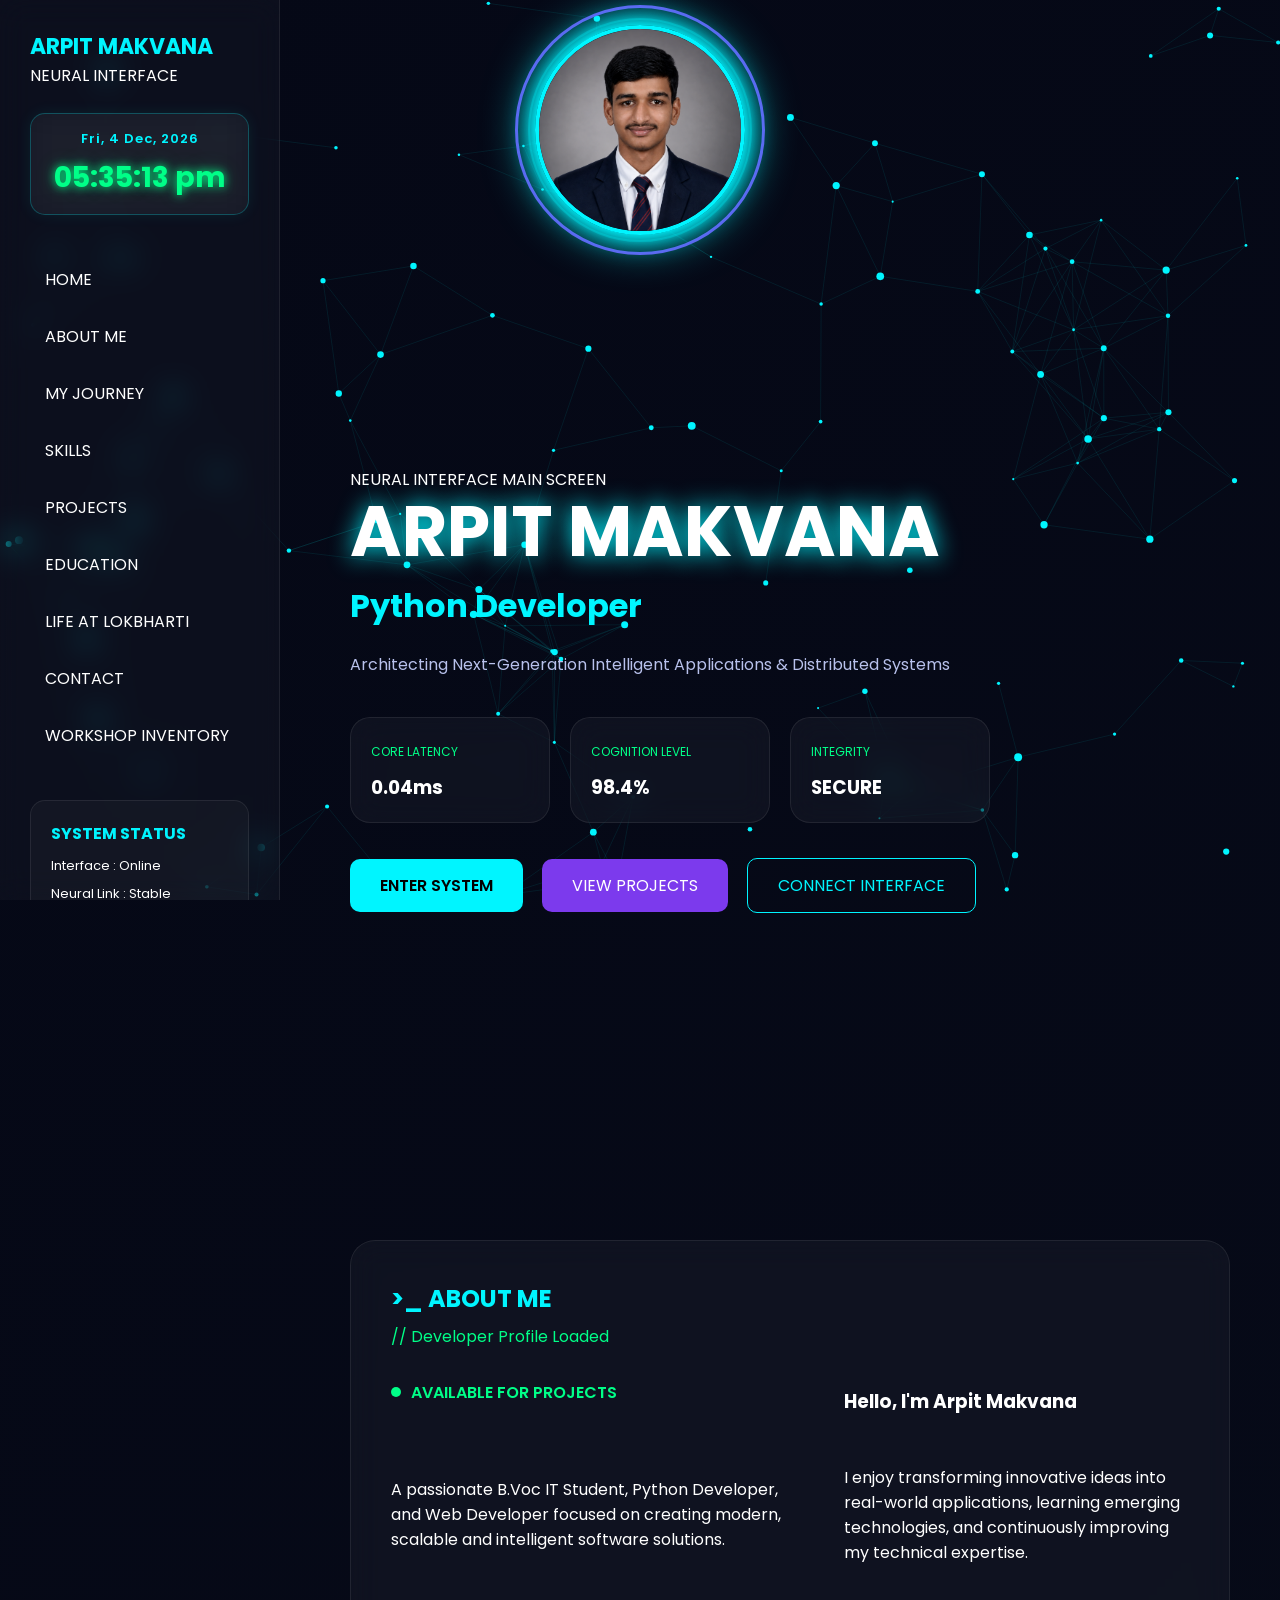
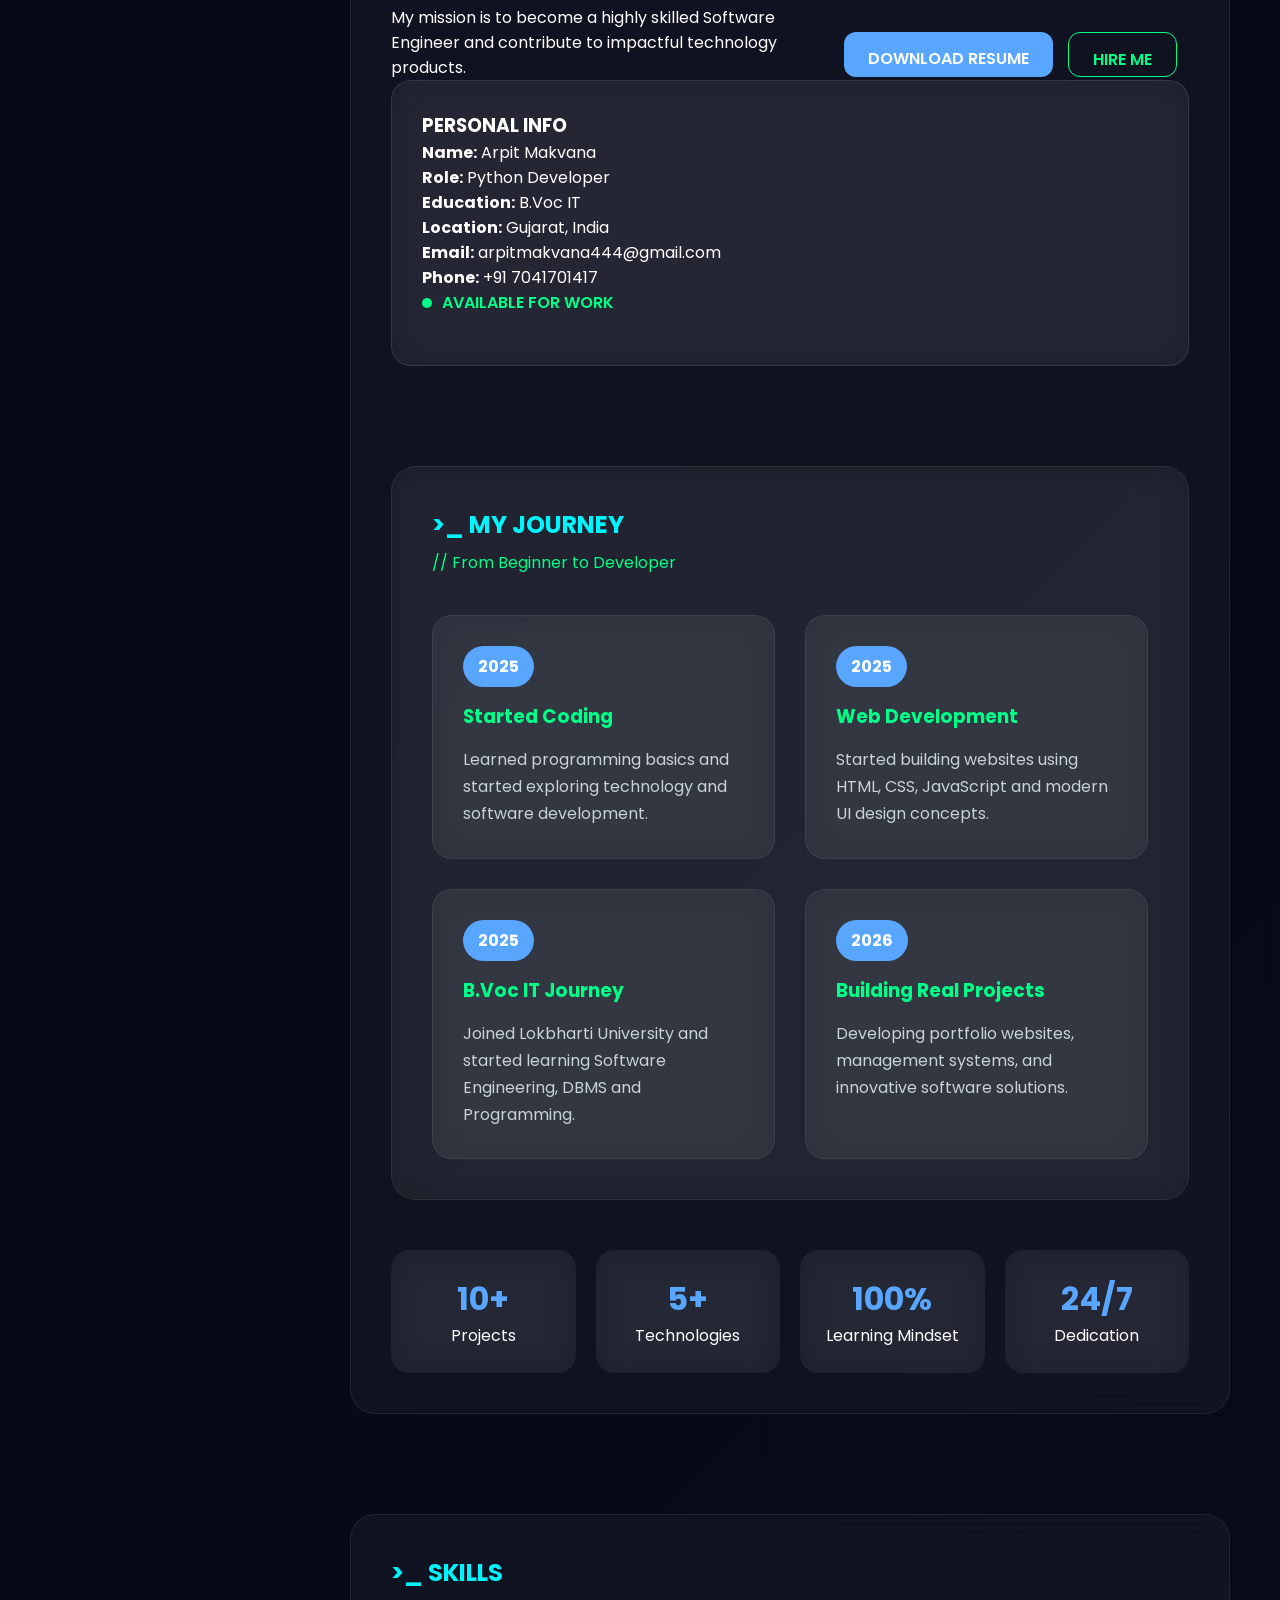
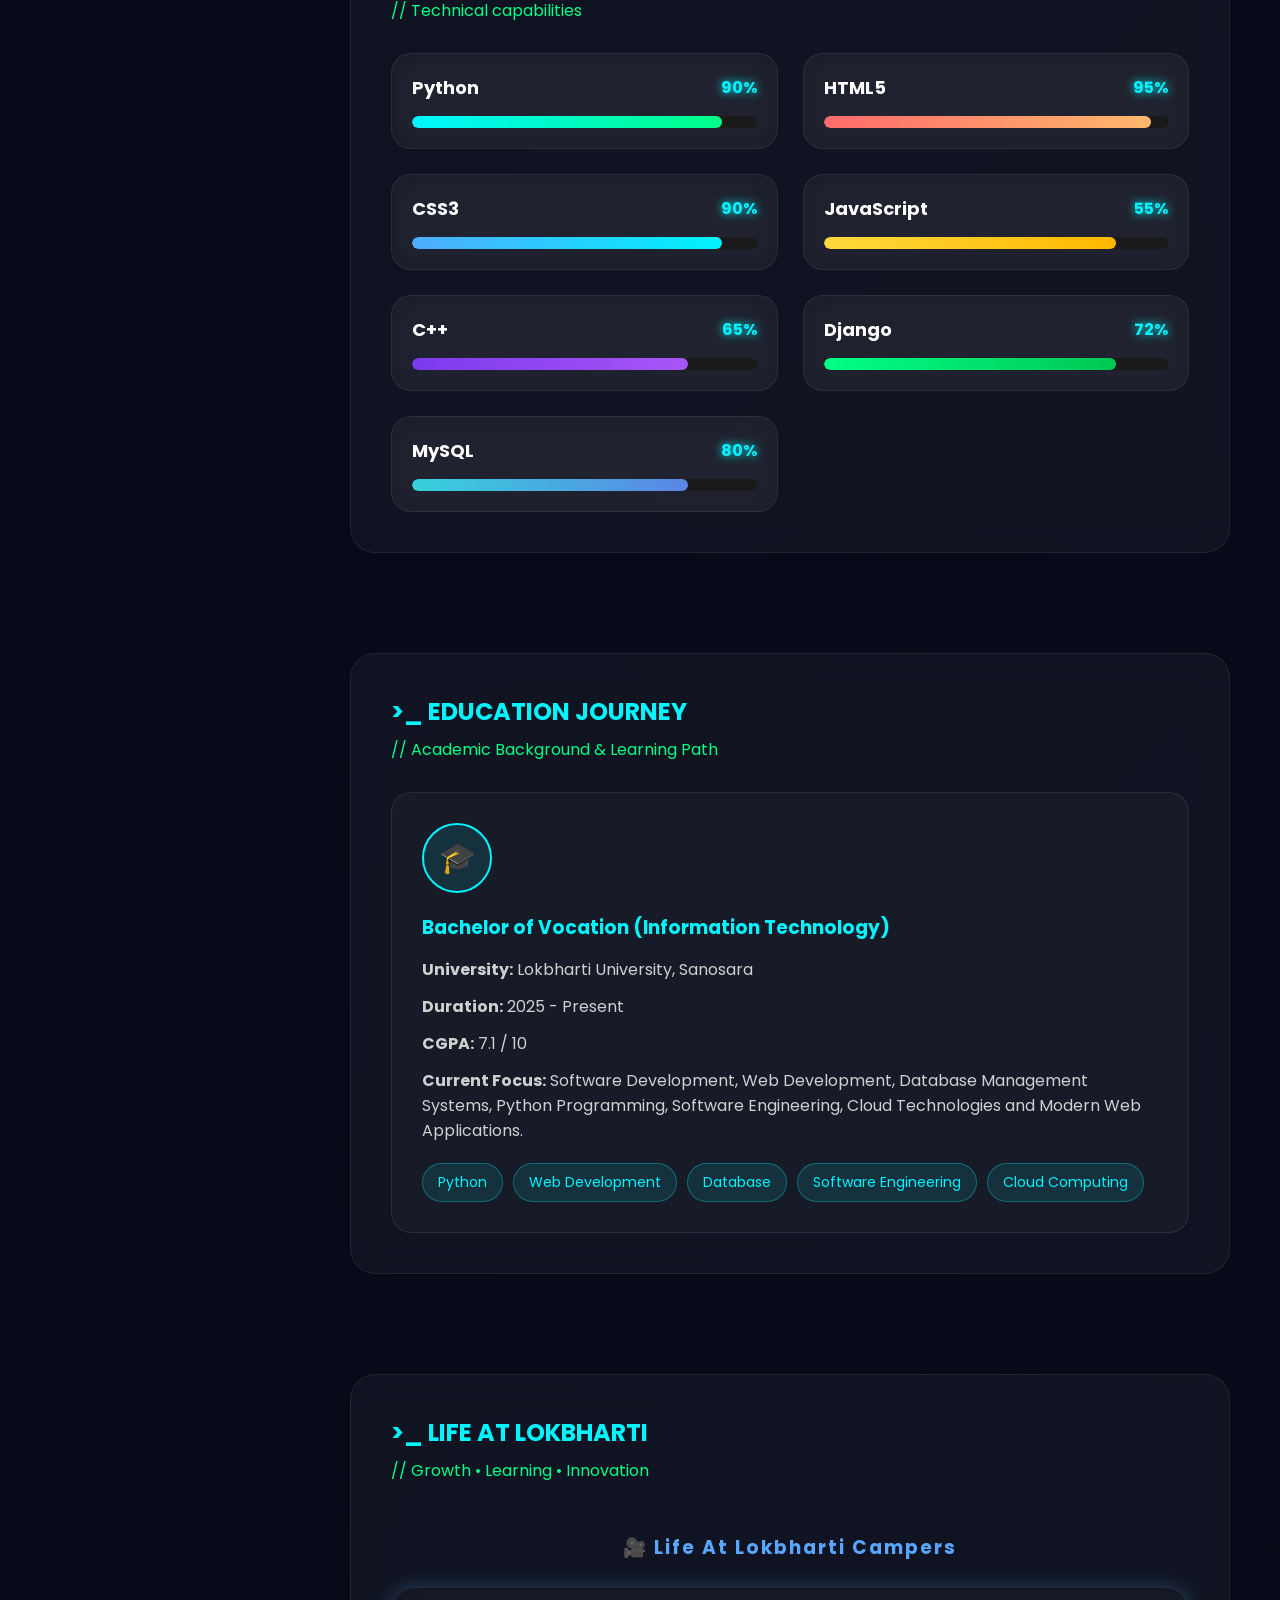
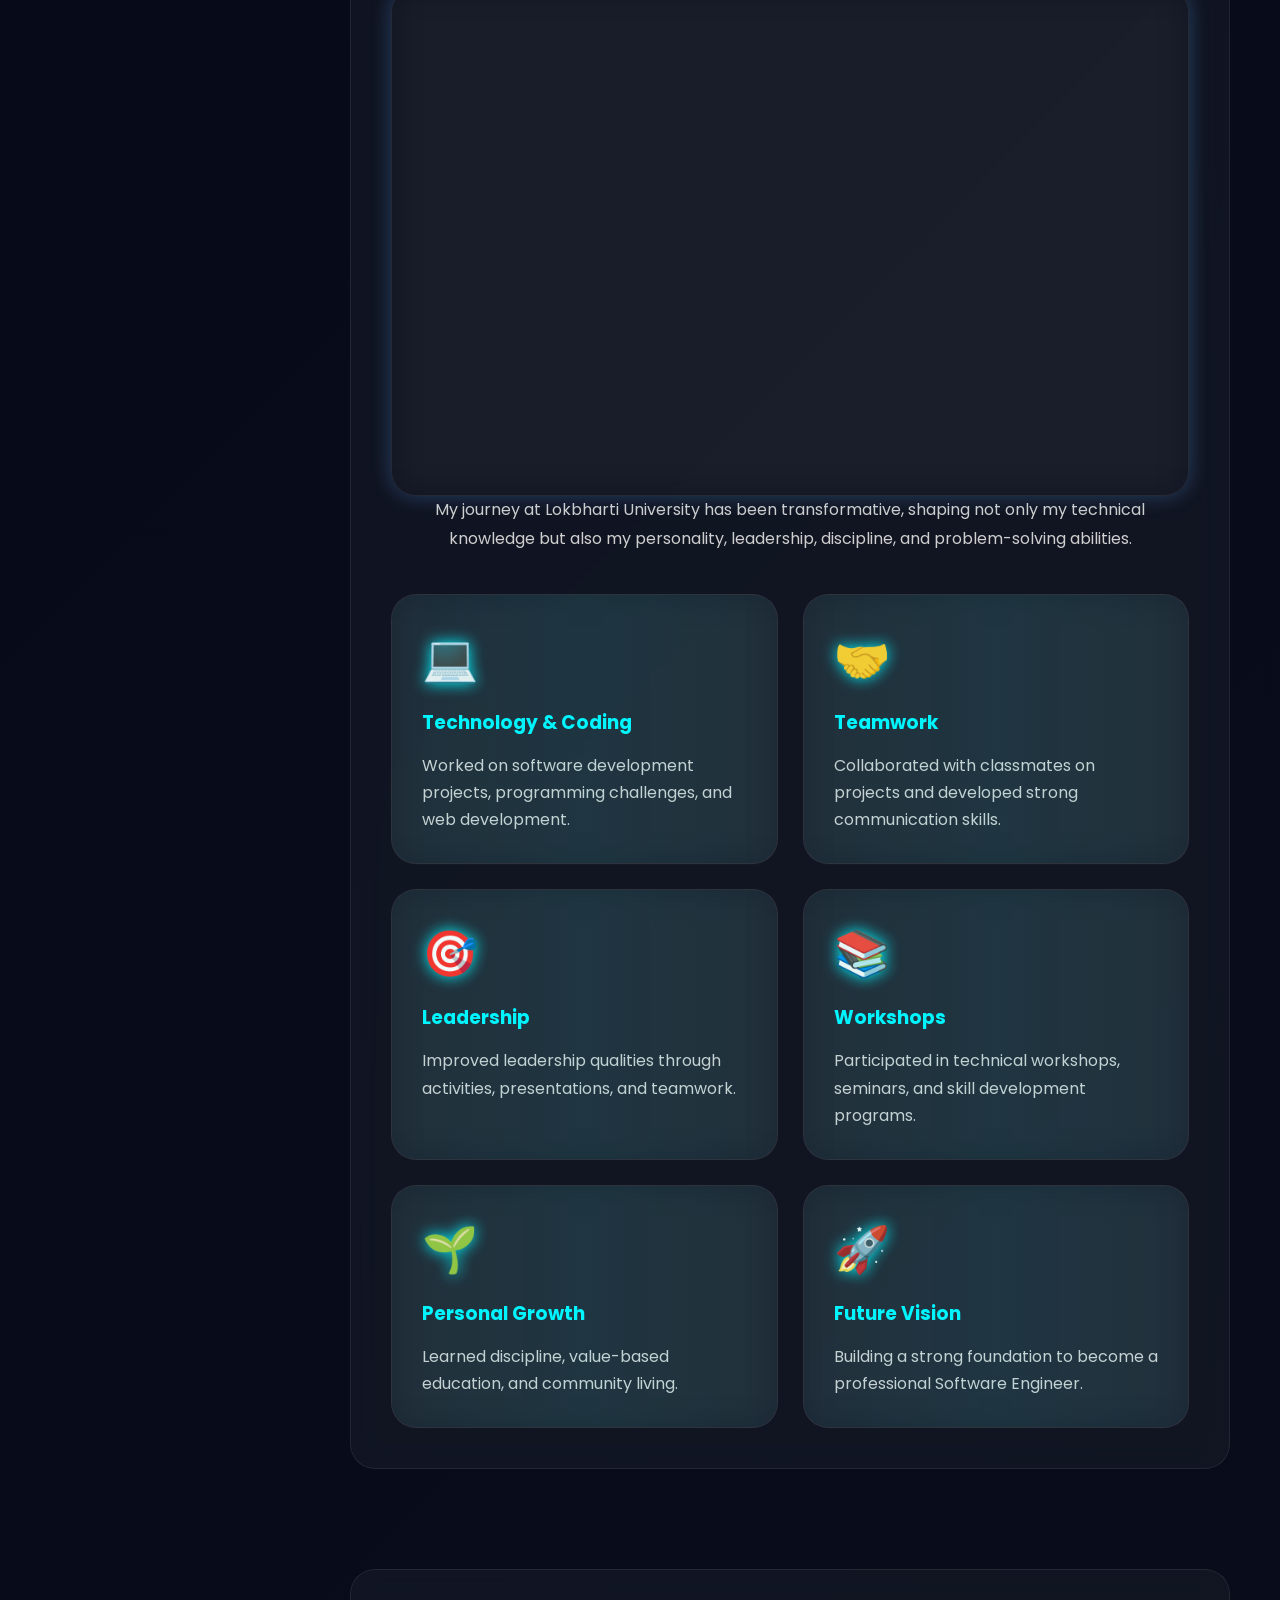
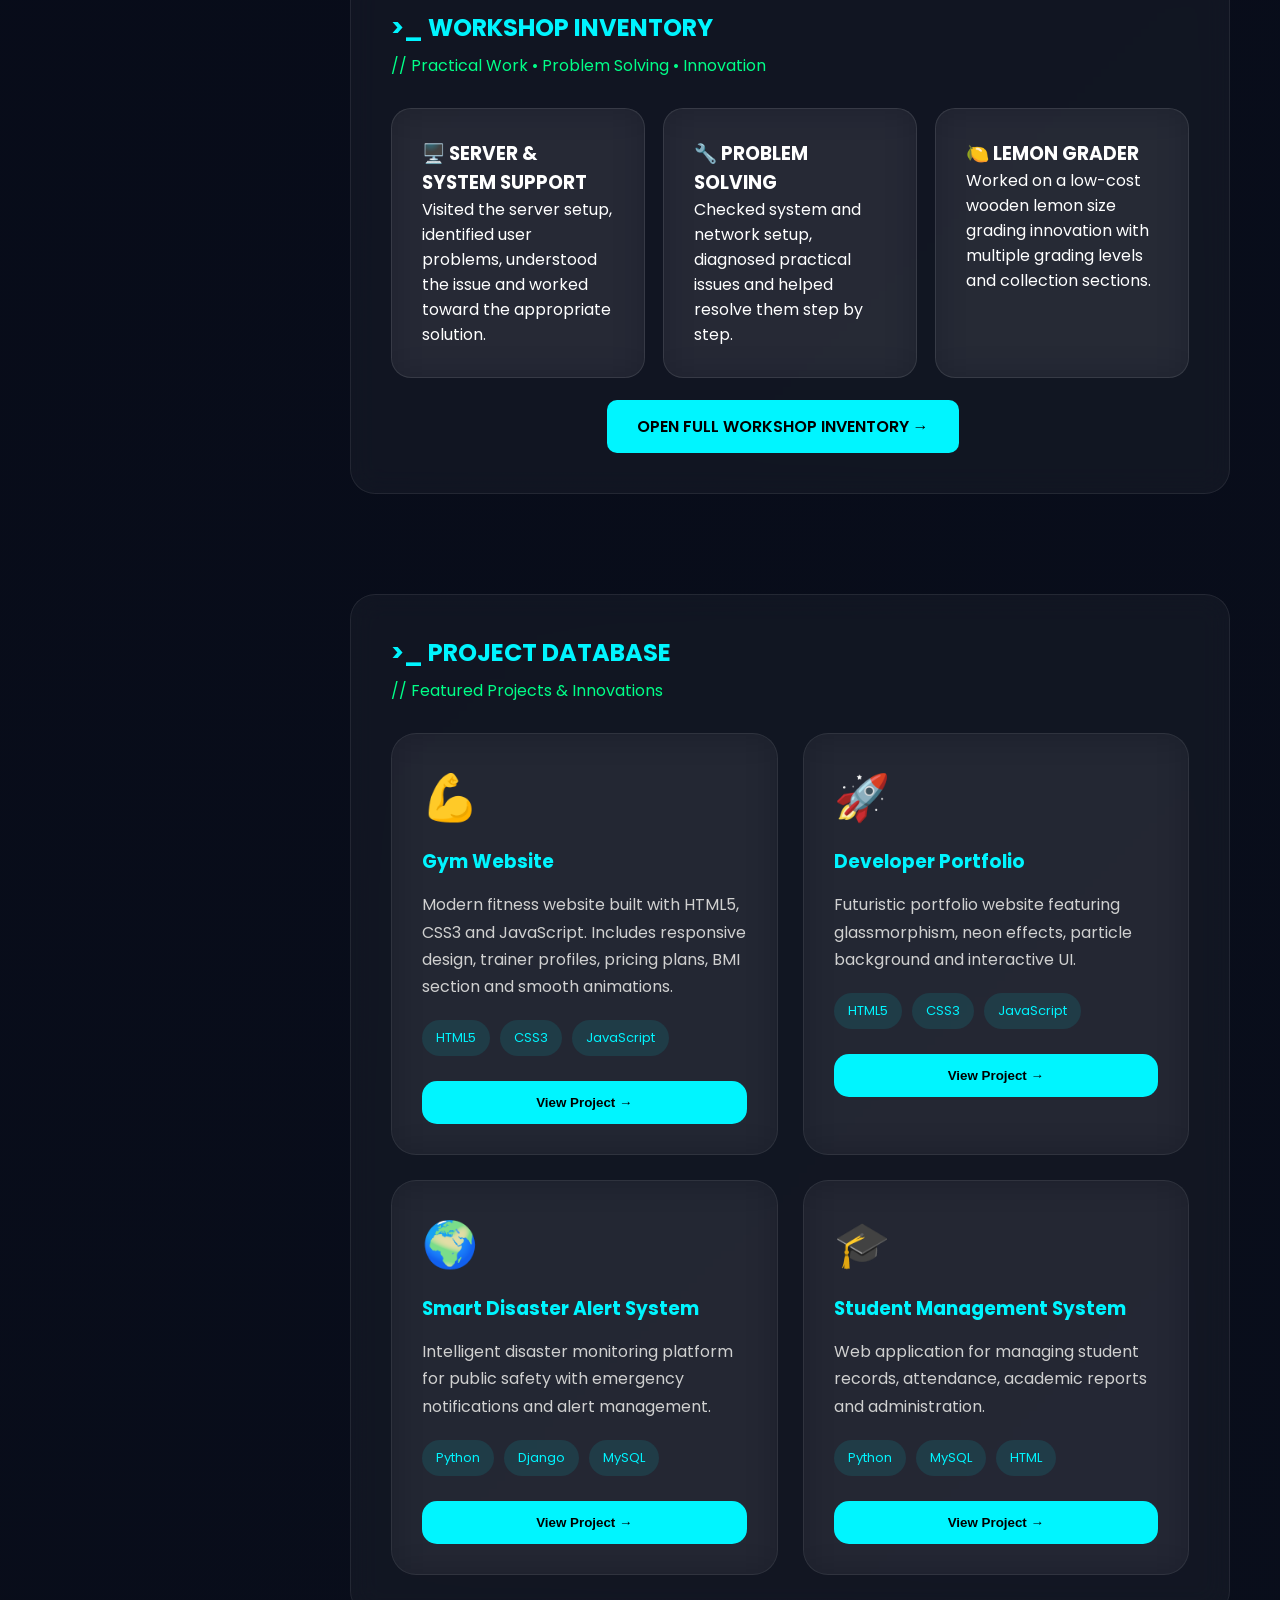
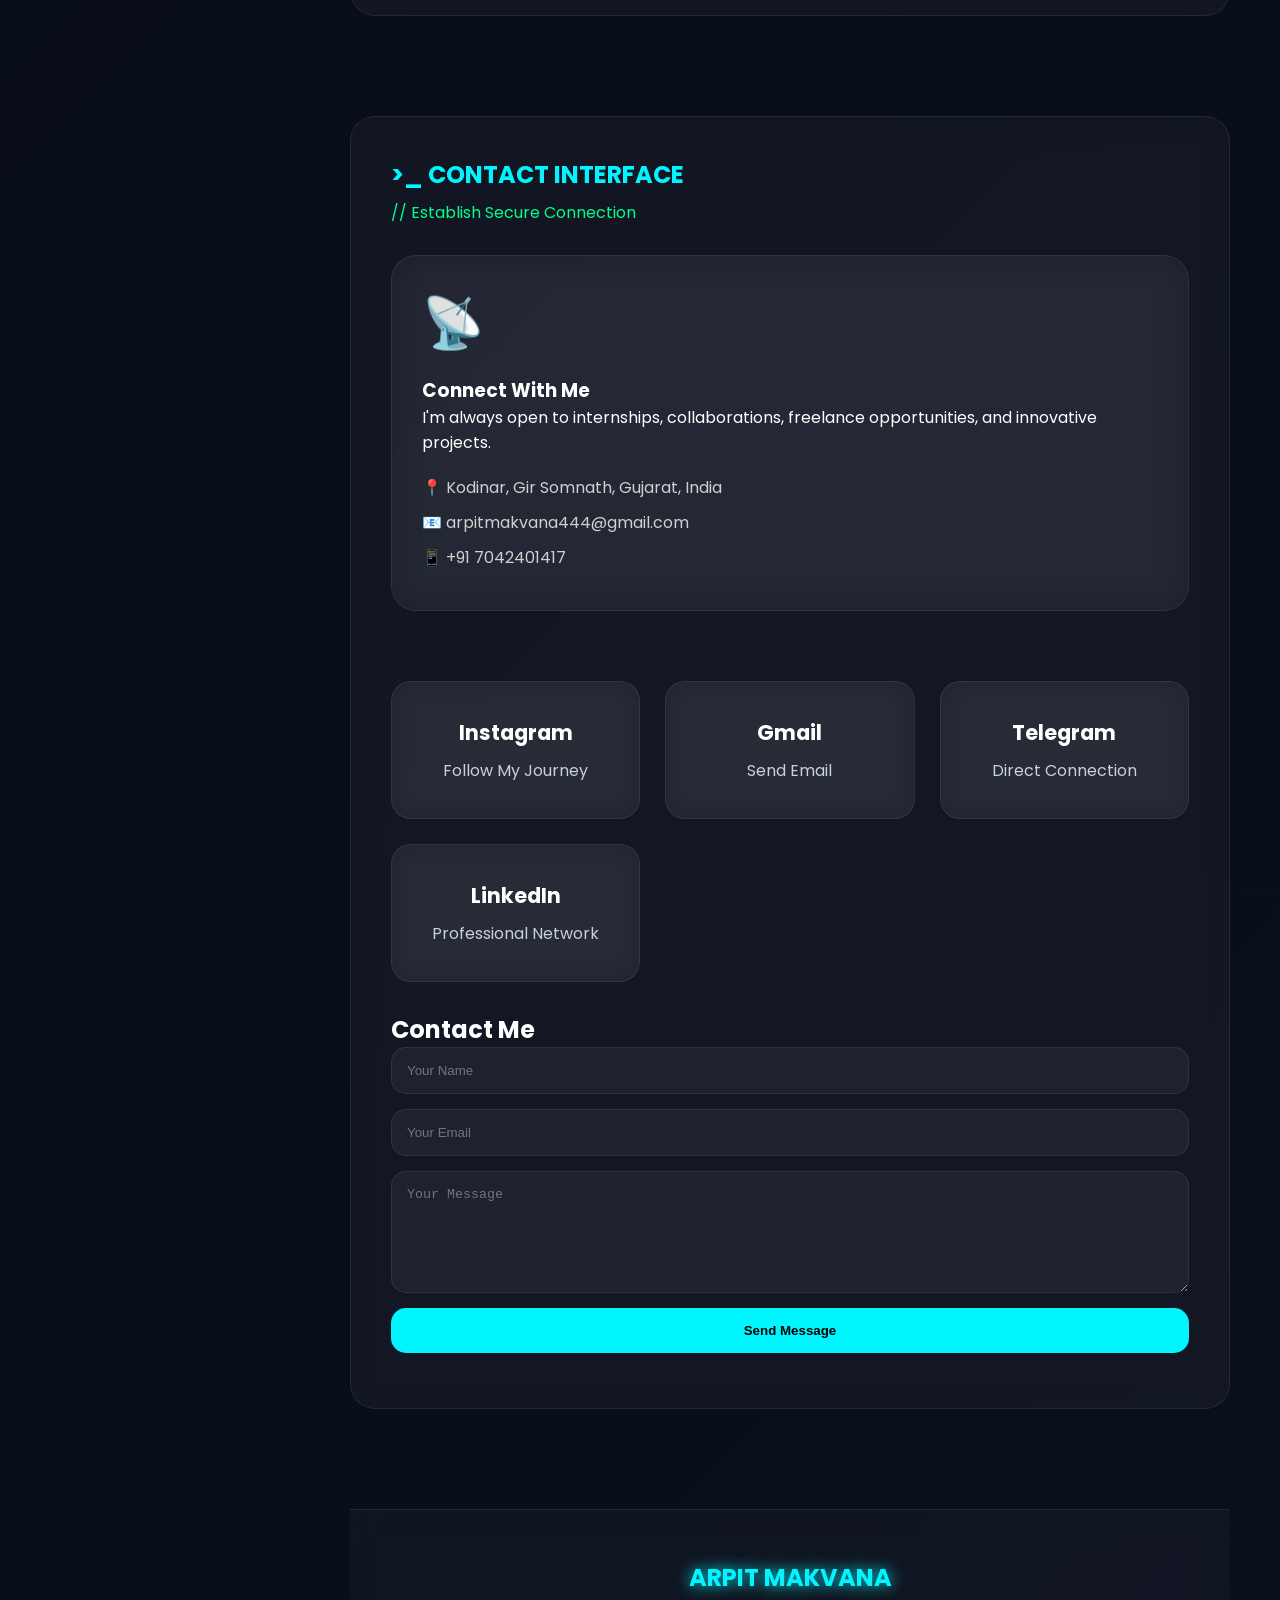
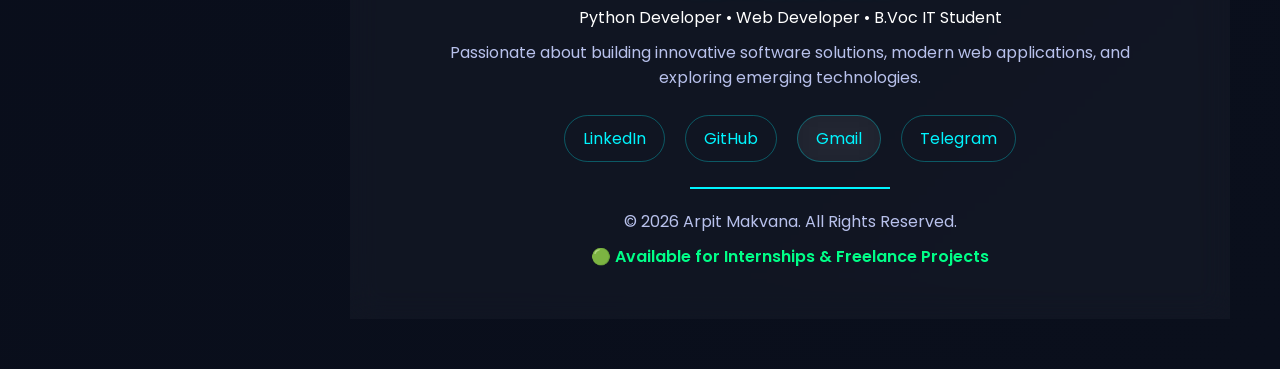
<file: index.html>
<!DOCTYPE html>
<html lang="en">
<head>
    <meta charset="UTF-8">
    <meta name="viewport" content="width=device-width, initial-scale=1.0">
    <title>Arpit Makvana | Portfolio</title>

    <link rel="stylesheet" href="style.css">
</head>

<body>
    <button class="menu-toggle" id="menu-toggle">
        ☰
    </button>

    <!-- Particle Background -->
    <canvas id="particles"></canvas>

    <!-- Sidebar -->
    <aside class="sidebar">

       <div class="logo">
    <h2>ARPIT MAKVANA</h2>
    <span>NEURAL INTERFACE</span>
</div>

<!-- DATE TIME WIDGET -->
<div class="datetime-widget">
    <div id="live-date"></div>
    <div id="live-time"></div>
</div>
<div class="mobile-datetime">
    <div id="live-date"></div>
    <div id="live-time"></div>
</div>
        

        <nav>

            <a href="#home">HOME</a>

            <a href="#about">ABOUT ME</a>

            <a href="#journey">MY JOURNEY</a>

            <a href="#skills">SKILLS</a>

            <a href="#projects">PROJECTS</a>

            <a href="#education">EDUCATION</a>

            <a href="#lokbharti">LIFE AT LOKBHARTI</a>

            <a href="#contact">CONTACT</a>

        </nav>

        <div class="status-box">

            <h4>SYSTEM STATUS</h4>

            <p>Interface : Online</p>

            <p>Neural Link : Stable</p>

            <p>System Health : Optimal</p>

            <p>Response Time : 0.04ms</p>

        </div>

    </aside>
</div>
    <div class="hero-profile">

    <div class="profile-ring"></div>

    <img
        src="ChatGPT Image Jun 16, 2026, 03_51_43 PM.png"
        alt="Arpit Makvana"
        class="profile-image"
    >

</div>

    <!-- Main Content -->
    <main class="main-content">

        <!-- HERO SECTION -->
        <section id="home" class="hero">

            <p class="mini-title">
                NEURAL INTERFACE MAIN SCREEN
            </p>

            <h1>
                ARPIT MAKVANA
            </h1>

            <h2 class="typing-text"></h2>

            <p class="hero-desc">
                Architecting Next-Generation Intelligent Applications &
                Distributed Systems
            </p>

            <div class="hero-stats">

                <div class="stat-card">
                    <span>CORE LATENCY</span>
                    <h3>0.04ms</h3>
                </div>

                <div class="stat-card">
                    <span>COGNITION LEVEL</span>
                    <h3>98.4%</h3>
                </div>

                <div class="stat-card">
                    <span>INTEGRITY</span>
                    <h3>SECURE</h3>
                </div>

            </div>
            

            <div class="hero-buttons">

                <a href="#about" class="btn primary-btn">
                    ENTER SYSTEM
                </a>

                <a href="#projects" class="btn secondary-btn">
                    VIEW PROJECTS
                </a>

                <a href="#contact" class="btn outline-btn">
                    CONNECT INTERFACE
                </a>

            </div>

        </section>

        <!-- ABOUT SECTION -->
         <section id="about" class="glass-card about-section">
            <div class="section-title">
                <h2>>_ ABOUT ME</h2>
                <span>// Developer Profile Loaded</span>
            </div>            
            <div class="about-grid">
                <div class="about-left">        
                    <div class="status-live">
                        <span class="live-dot"></span>
                        AVAILABLE FOR PROJECTS
                    </div>
                </div>
                <h3>Hello, I'm Arpit Makvana</h3>
                <p>
                    A passionate <span class="highlight">B.Voc IT Student</span>,
                    <span class="highlight">Python Developer</span>,
                    and <span class="highlight">Web Developer</span>
                    focused on creating modern, scalable and intelligent software solutions.
                </p>
                <p>
                I enjoy transforming innovative ideas into real-world applications,
                learning emerging technologies, and continuously improving my technical expertise.
            </p>
            <p>
                My mission is to become a highly skilled Software Engineer and contribute
                to impactful technology products.
            </p>

            <div class="about-buttons">

                <a href="resume.pdf" class="resume-btn">
                    DOWNLOAD RESUME
                </a>

                <a href="#contact" class="contact-btn">
                    HIRE ME
                </a>

            </div>

        </div>

        <div class="about-right">

            <div class="info-card">

                <h3>PERSONAL INFO</h3>

                <p><strong>Name:</strong> Arpit Makvana</p>
                <p><strong>Role:</strong> Python Developer</p>
                <p><strong>Education:</strong> B.Voc IT</p>
                <p><strong>Location:</strong> Gujarat, India</p>
                <p><strong>Email:</strong> arpitmakvana444@gmail.com</p>
                <p><strong>Phone:</strong> +91 7041701417</p>

                <div class="availability">
                    <span class="live-dot"></span>
                    AVAILABLE NOW
                </div>

            </div>
            

        </div>

    </div>
    <section id="journey" class="glass-card">
        <div class="section-title">
            <h2>>_ MY JOURNEY</h2>
            <span>// From Beginner to Developer</span>
        </div>
        <div class="journey-timeline">            
            <div class="journey-card">
                <div class="journey-year">2025</div>
                <h3>Started Coding</h3>
                <p>
                    Learned programming basics and started exploring
                    technology and software development.
                </p>
            </div>
            <div class="journey-card">
                <div class="journey-year">2025</div>
                <h3>Web Development</h3>
                <p>
                    Started building websites using HTML, CSS,
                    JavaScript and modern UI design concepts.
                </p>
            </div>
            <div class="journey-card">
                <div class="journey-year">2025</div>
                <h3>B.Voc IT Journey</h3>
                <p>
                    Joined Lokbharti University and started learning
                    Software Engineering, DBMS and Programming.
                </p>
            </div>
            <div class="journey-card">
                <div class="journey-year">2026</div>
                <h3>Building Real Projects</h3>
                <p>
                    Developing portfolio websites, management systems,
                    and innovative software solutions.
                </p>
            </div>
        </div>
    </section>

    

    <div class="stats-container">

        <div class="stat-box">
            <h2>10+</h2>
            <p>Projects</p>
        </div>

        <div class="stat-box">
            <h2>5+</h2>
            <p>Technologies</p>
        </div>

        <div class="stat-box">
            <h2>100%</h2>
            <p>Learning Mindset</p>
        </div>

        <div class="stat-box">
            <h2>24/7</h2>
            <p>Dedication</p>
        </div>

    </div>

</section>
<section id="skills" class="glass-card">

    <div class="section-title">
        <h2>>_ SKILLS </h2>
        <span>// Technical capabilities</span>
    </div>

<div class="skills-grid">

    <div class="skill-card">
        <div class="skill-header">
            <h3>Python</h3>
            <span class="skill-percent">90%</span>
        </div>

        <div class="skill-bar">
            <div class="skill-progress python"></div>
        </div>
    </div>

    <div class="skill-card">
        <div class="skill-header">
            <h3>HTML5</h3>
            <span class="skill-percent">95%</span>
        </div>

        <div class="skill-bar">
            <div class="skill-progress html"></div>
        </div>
    </div>

    <div class="skill-card">
        <div class="skill-header">
            <h3>CSS3</h3>
            <span class="skill-percent">90%</span>
        </div>

        <div class="skill-bar">
            <div class="skill-progress css"></div>
        </div>
    </div>

    <div class="skill-card">
        <div class="skill-header">
            <h3>JavaScript</h3>
            <span class="skill-percent">55%</span>
        </div>

        <div class="skill-bar">
            <div class="skill-progress js"></div>
        </div>
    </div>

    <div class="skill-card">
        <div class="skill-header">
            <h3>C++</h3>
            <span class="skill-percent">65%</span>
        </div>

        <div class="skill-bar">
            <div class="skill-progress cpp"></div>
        </div>
    </div>

    <div class="skill-card">
        <div class="skill-header">
            <h3>Django</h3>
            <span class="skill-percent">72%</span>
        </div>

        <div class="skill-bar">
            <div class="skill-progress django"></div>
        </div>
    </div>

    <div class="skill-card">
        <div class="skill-header">
            <h3>MySQL</h3>
            <span class="skill-percent">80%</span>
        </div>

        <div class="skill-bar">
            <div class="skill-progress mysql"></div>
        </div>
    </div>

</div>

</section>
<section id="education" class="glass-card">

    <div class="section-title">
        <h2>>_ EDUCATION JOURNEY</h2>
        <span>// Academic Background & Learning Path</span>
    </div>

    <div class="education-card">

        <div class="edu-badge">
            🎓
        </div>

        <h3>Bachelor of Vocation (Information Technology)</h3>

        <p>
            <strong>University:</strong>
            Lokbharti University, Sanosara
        </p>

        <p>
            <strong>Duration:</strong>
            2025 - Present
            <p><strong>CGPA:</strong> 7.1 / 10</p>
        </p>

        <p>
            <strong>Current Focus:</strong>
            Software Development, Web Development,
            Database Management Systems,
            Python Programming, Software Engineering,
            Cloud Technologies and Modern Web Applications.
        </p>

        <div class="education-tags">

            <span>Python</span>

            <span>Web Development</span>

            <span>Database</span>

            <span>Software Engineering</span>

            <span>Cloud Computing</span>

        </div>

    </div>

</section>

</section>

<!-- ========================= -->
<!-- LIFE AT LOKBHARTI -->
<!-- ========================= -->

<section id="lokbharti" class="glass-card">
    <div class="section-title">
        <h2> >_ LIFE AT LOKBHARTI </h2>
        <span>  // Growth • Learning • Innovation  </span>
    </div>
    <!-- ========================= -->
     <!-- LOKBHARTI VIDEO -->
      <!-- ========================= -->
    <div class="lok-video-container">
        <h3 class="video-title">
            🎥 Life At Lokbharti Campers
        </h3>
        <div class="video-frame">
            <iframe
               src="https://www.youtube.com/embed/nIEythhVSnk"title="Life At Lokbharti Campers "
               allowfullscreen>
            </iframe>
        </div>
    </div>
    <div class="lokbharti-intro">

        <p>
            My journey at Lokbharti University has been transformative,
            shaping not only my technical knowledge but also my personality,
            leadership, discipline, and problem-solving abilities.
        </p>

    </div>


    <div class="lokbharti-grid">

        <div class="lok-card">
            <div class="card-icon">💻</div>
            <h3>Technology & Coding</h3>
            <p>
                Worked on software development projects,
                programming challenges, and web development.
            </p>
        </div>

        <div class="lok-card">
            <div class="card-icon">🤝</div>
            <h3>Teamwork</h3>
            <p>
                Collaborated with classmates on projects and
                developed strong communication skills.
            </p>
        </div>

        <div class="lok-card">
            <div class="card-icon">🎯</div>
            <h3>Leadership</h3>
            <p>
                Improved leadership qualities through
                activities, presentations, and teamwork.
            </p>
        </div>

        <div class="lok-card">
            <div class="card-icon">📚</div>
            <h3>Workshops</h3>
            <p>
                Participated in technical workshops,
                seminars, and skill development programs.
            </p>
        </div>

        <div class="lok-card">
            <div class="card-icon">🌱</div>
            <h3>Personal Growth</h3>
            <p>
                Learned discipline, value-based education,
                and community living.
            </p>
        </div>

        <div class="lok-card">
            <div class="card-icon">🚀</div>
            <h3>Future Vision</h3>
            <p>
                Building a strong foundation to become
                a professional Software Engineer.
            </p>
        </div>
    </div>
</section>

<section id="projects" class="glass-card">

<div class="section-title">
    <h2>>_ PROJECT DATABASE</h2>
    <span>// Featured Projects & Innovations</span>
</div>

<div class="projects-grid">

    <div class="project-card">

        <div class="project-icon">💪</div>

        <h3>Gym Website</h3>

        <p>
            Modern fitness website built with HTML5, CSS3 and JavaScript.
            Includes responsive design, trainer profiles, pricing plans,
            BMI section and smooth animations.
        </p>

        <div class="tech-stack">
            <span>HTML5</span>
            <span>CSS3</span>
            <span>JavaScript</span>
        </div>

        <button class="project-btn">
            View Project →
        </button>

    </div>

    <div class="project-card">

        <div class="project-icon">🚀</div>

        <h3>Developer Portfolio</h3>

        <p>
            Futuristic portfolio website featuring glassmorphism,
            neon effects, particle background and interactive UI.
        </p>

        <div class="tech-stack">
            <span>HTML5</span>
            <span>CSS3</span>
            <span>JavaScript</span>
        </div>

        <button class="project-btn">
            View Project →
        </button>

    </div>

    <div class="project-card">

        <div class="project-icon">🌍</div>

        <h3>Smart Disaster Alert System</h3>

        <p>
            Intelligent disaster monitoring platform for public safety
            with emergency notifications and alert management.
        </p>

        <div class="tech-stack">
            <span>Python</span>
            <span>Django</span>
            <span>MySQL</span>
        </div>

        <button class="project-btn">
            View Project →
        </button>

    </div>

    <div class="project-card">

        <div class="project-icon">🎓</div>

        <h3>Student Management System</h3>

        <p>
            Web application for managing student records,
            attendance, academic reports and administration.
        </p>

        <div class="tech-stack">
            <span>Python</span>
            <span>MySQL</span>
            <span>HTML</span>
        </div>

        <button class="project-btn">
            View Project →
        </button>

    </div>

</div>

</section>


</section>

<!-- ========================= -->
<!-- CONTACT SECTION -->
<!-- ========================= -->
<section id="contact" class="glass-card">

    <div class="section-title">
        <h2>>_ CONTACT INTERFACE</h2>
        <span>// Establish Secure Connection</span>
    </div>

    <div class="contact-container">

        <div class="contact-info-card">

            <div class="contact-icon">📡</div>

            <h3>Connect With Me</h3>

            <p>
                I'm always open to internships, collaborations,
                freelance opportunities, and innovative projects.
            </p>

            <div class="contact-details">

                <p>📍 Kodinar, Gir Somnath, Gujarat, India</p>

                <p>📧 arpitmakvana444@gmail.com</p>

                <p>📱 +91 7042401417</p>

            </div>

        </div>

        <div class="social-grid">

            <a href="https://www.instagram.com/arpit_makvana_01"
               target="_blank"
               class="social-card instagram">

                <h3>Instagram</h3>
                <p>Follow My Journey</p>

            </a>

            <a href="https://mail.google.com/mail/?view=cm&fs=1&to=arpitmakvana444@gmail.com"
               target="_blank"
               class="social-card gmail">

             <h3>Gmail</h3>
             <p>Send Email</p>

            </a>

            <a href="https://t.me/arpitmakvana"
               target="_blank"
               class="social-card telegram">

                <h3>Telegram</h3>
                <p>Direct Connection</p>

            </a>

            <a href="https://www.linkedin.com/"
               target="_blank"
               class="social-card linkedin">

                <h3>LinkedIn</h3>
                <p>Professional Network</p>

            </a>

        </div>
        <section id="contact">
            <h2>Contact Me</h2>
            <form id="contact-form" class="contact-form">
                <input
                type="text"
                name="from_name"   
                placeholder="Your Name"
                required
                >
                <input
                type="email"
                name="from_email"
                placeholder="Your Email"
                required
                >
                <textarea
                name="message"
                rows="6"
                placeholder="Your Message"
                required
                ></textarea>
                <button type="submit">
                    Send Message
                </button>
                <p id="form-status"></p>
            </form>
        </section>
    </div>

</section>

<footer class="footer">

    <div class="footer-content">

        <h2>ARPIT MAKVANA</h2>

        <p class="footer-role">
            Python Developer • Web Developer • B.Voc IT Student
        </p>

        <p class="footer-desc">
            Passionate about building innovative software solutions,
            modern web applications, and exploring emerging technologies.
        </p>

        <div class="footer-social">

            <a href="https://www.linkedin.com/in/arpit-makvana-900620384?utm_source=share&utm_campaign=share_via&utm_content=profile&utm_medium=android_app" target="_blank">
                LinkedIn
            </a>

            <a href="https://github.com/arpitmakvana58-source/Arpit" target="_blank">
                GitHub
            </a>
            <a href="https://mail.google.com/mail/?view=cm&fs=1&to=arpitmakvana444@gmail.com"
              target="_blank"
              class="social-card gmail">
              Gmail
            </a>



            <a href="https://t.me/arpitmakvana" target="_blank">
                Telegram
            </a>

        </div>

        <div class="footer-line"></div>

        <p class="footer-copy">
            © 2026 Arpit Makvana. All Rights Reserved.
        </p>

        <p class="footer-status">
            🟢 Available for Internships & Freelance Projects
        </p>

    </div>

</footer>

</main>

    </main>

    <script src="script.js"></script>

</body>
</html>
</file>
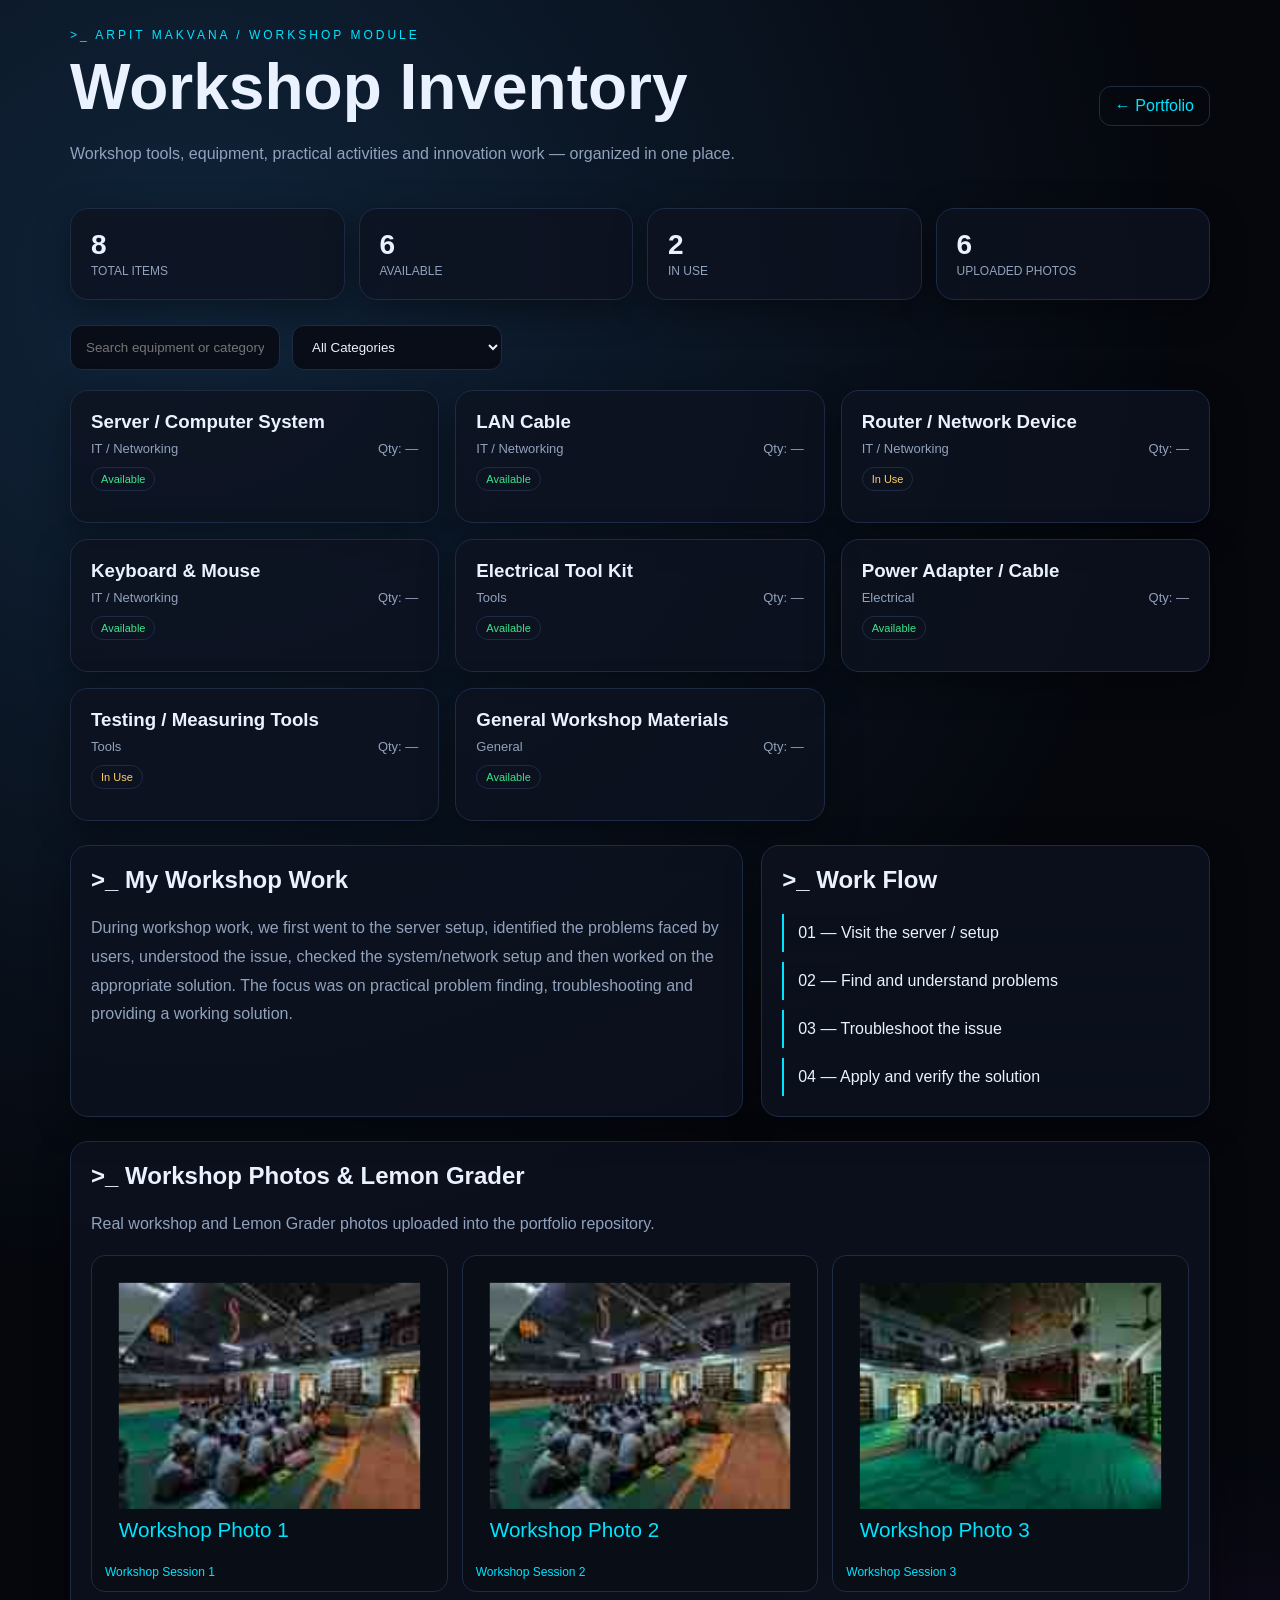
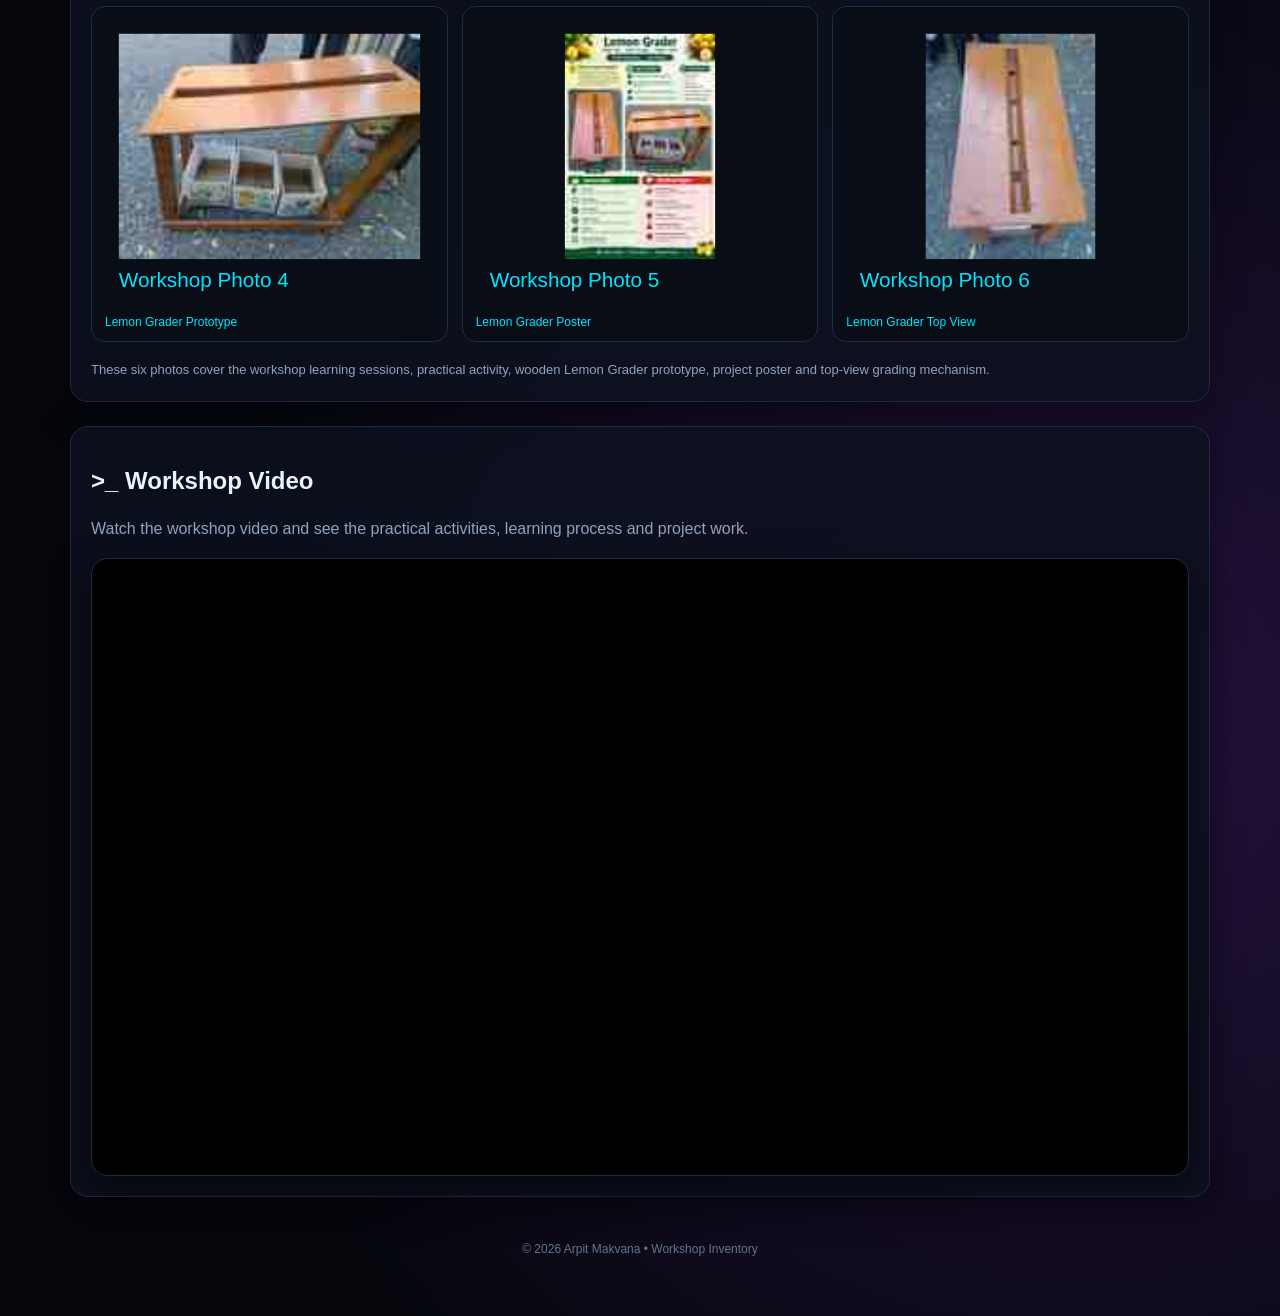
<file: workshop-inventory.html>
<!DOCTYPE html>
<html lang="en"><head><meta charset="UTF-8"><meta name="viewport" content="width=device-width,initial-scale=1.0"><title>Workshop Inventory | Arpit Makvana</title><style>
:root{--bg:#05070d;--card:rgba(13,18,31,.82);--line:#1d2b45;--text:#eaf2ff;--muted:#91a2bd;--accent:#00e5ff;--accent2:#8b5cf6;--ok:#39e58c;--warn:#ffd166}*{box-sizing:border-box}body{margin:0;background:radial-gradient(circle at 15% 10%,#10243a,transparent 35%),radial-gradient(circle at 85% 80%,#24113d,transparent 35%),var(--bg);color:var(--text);font-family:Arial,sans-serif}.wrap{max-width:1180px;margin:auto;padding:28px 20px 60px}.top{display:flex;justify-content:space-between;gap:20px;align-items:center;margin-bottom:25px}.back{color:var(--accent);text-decoration:none;border:1px solid var(--line);padding:10px 15px;border-radius:12px}.eyebrow{color:var(--accent);letter-spacing:3px;font-size:12px}.title{font-size:clamp(34px,6vw,64px);margin:8px 0}.sub{color:var(--muted);max-width:760px;line-height:1.7}.stats{display:grid;grid-template-columns:repeat(4,1fr);gap:14px;margin:25px 0}.stat,.panel,.item{background:var(--card);border:1px solid var(--line);border-radius:18px;padding:20px;box-shadow:0 10px 35px #0006}.stat b{font-size:28px;display:block}.stat span{color:var(--muted);font-size:12px}.toolbar{display:flex;gap:12px;flex-wrap:wrap;margin:20px 0}.toolbar input,.toolbar select{background:#080d17;color:var(--text);border:1px solid var(--line);padding:13px 15px;border-radius:12px;outline:none;min-width:210px}.grid{display:grid;grid-template-columns:repeat(3,1fr);gap:16px}.item h3{margin:0 0 8px}.meta{display:flex;justify-content:space-between;color:var(--muted);font-size:13px}.badge{display:inline-block;padding:5px 9px;border-radius:20px;font-size:11px;border:1px solid var(--line)}.available{color:var(--ok)}.used{color:var(--warn)}.work{margin-top:24px;display:grid;grid-template-columns:1.2fr .8fr;gap:18px}.work h2,.gallery h2{margin-top:0}.work p{color:var(--muted);line-height:1.8}.steps{display:grid;gap:10px}.step{border-left:2px solid var(--accent);padding:10px 14px;background:#09101c;border-radius:0 12px 12px 0}.gallery{margin-top:24px}.photo-grid{display:grid;grid-template-columns:repeat(3,1fr);gap:14px;margin-top:18px}.photo-card{background:#080d16;border:1px solid var(--line);border-radius:14px;padding:8px}.photo-card img{width:100%;display:block;border-radius:10px}.photo-card span{display:block;padding:9px 5px 4px;color:var(--accent);font-size:12px}.note{margin-top:18px;color:var(--muted);font-size:13px;line-height:1.6}footer{text-align:center;color:#63748e;margin-top:45px;font-size:12px}.video-section{margin-top:24px}.video-frame{position:relative;width:100%;aspect-ratio:16/9;overflow:hidden;border:1px solid var(--line);border-radius:16px;background:#000;box-shadow:0 12px 35px #0008}.video-frame iframe{position:absolute;inset:0;width:100%;height:100%;border:0}.video-caption{color:var(--muted);line-height:1.7;margin-bottom:16px}@media(max-width:800px){.stats,.grid{grid-template-columns:1fr 1fr}.work,.photo-grid{grid-template-columns:1fr}}@media(max-width:520px){.stats,.grid{grid-template-columns:1fr}.top{align-items:flex-start;flex-direction:column}.toolbar input,.toolbar select{width:100%}}
</style></head><body><div class="wrap"><header class="top"><div><div class="eyebrow">>_ ARPIT MAKVANA / WORKSHOP MODULE</div><h1 class="title">Workshop Inventory</h1><p class="sub">Workshop tools, equipment, practical activities and innovation work — organized in one place.</p></div><a class="back" href="index.html">← Portfolio</a></header>
<div class="stats"><div class="stat"><b id="total">8</b><span>TOTAL ITEMS</span></div><div class="stat"><b id="available">6</b><span>AVAILABLE</span></div><div class="stat"><b id="used">2</b><span>IN USE</span></div><div class="stat"><b>6</b><span>UPLOADED PHOTOS</span></div></div>
<div class="toolbar"><input id="search" placeholder="Search equipment or category..."><select id="category"><option value="all">All Categories</option><option>IT / Networking</option><option>Tools</option><option>Electrical</option><option>General</option></select></div><div id="items" class="grid"></div>
<section class="work"><div class="panel"><h2>>_ My Workshop Work</h2><p>During workshop work, we first went to the server setup, identified the problems faced by users, understood the issue, checked the system/network setup and then worked on the appropriate solution. The focus was on practical problem finding, troubleshooting and providing a working solution.</p></div><div class="panel"><h2>>_ Work Flow</h2><div class="steps"><div class="step">01 — Visit the server / setup</div><div class="step">02 — Find and understand problems</div><div class="step">03 — Troubleshoot the issue</div><div class="step">04 — Apply and verify the solution</div></div></div></section>
<section class="gallery panel"><h2>>_ Workshop Photos & Lemon Grader</h2><p class="sub">Real workshop and Lemon Grader photos uploaded into the portfolio repository.</p><div class="photo-grid"><div class="photo-card"><img src="workshop-photos/workshop-photo-1.svg" alt="Workshop Photo 1"><span>Workshop Session 1</span></div><div class="photo-card"><img src="workshop-photos/workshop-photo-2.svg" alt="Workshop Photo 2"><span>Workshop Session 2</span></div><div class="photo-card"><img src="workshop-photos/workshop-photo-3.svg" alt="Workshop Photo 3"><span>Workshop Session 3</span></div><div class="photo-card"><img src="workshop-photos/workshop-photo-4.svg" alt="Lemon Grader Prototype"><span>Lemon Grader Prototype</span></div><div class="photo-card"><img src="workshop-photos/workshop-photo-5.svg" alt="Lemon Grader Poster"><span>Lemon Grader Poster</span></div><div class="photo-card"><img src="workshop-photos/workshop-photo-6.svg" alt="Lemon Grader Top View"><span>Lemon Grader Top View</span></div></div><div class="note">These six photos cover the workshop learning sessions, practical activity, wooden Lemon Grader prototype, project poster and top-view grading mechanism.</div></section>
<section class="video-section panel"><h2>>_ Workshop Video</h2><p class="video-caption">Watch the workshop video and see the practical activities, learning process and project work.</p><div class="video-frame"><iframe src="https://www.youtube-nocookie.com/embed/2v6SIG-mq2w" title="Arpit Makvana Workshop Video" loading="lazy" referrerpolicy="strict-origin-when-cross-origin" allow="accelerometer; autoplay; clipboard-write; encrypted-media; gyroscope; picture-in-picture; web-share" allowfullscreen></iframe></div></section>
<footer>© 2026 Arpit Makvana • Workshop Inventory</footer></div>
<script>const data=[{name:'Server / Computer System',cat:'IT / Networking',qty:'—',status:'Available'},{name:'LAN Cable',cat:'IT / Networking',qty:'—',status:'Available'},{name:'Router / Network Device',cat:'IT / Networking',qty:'—',status:'In Use'},{name:'Keyboard & Mouse',cat:'IT / Networking',qty:'—',status:'Available'},{name:'Electrical Tool Kit',cat:'Tools',qty:'—',status:'Available'},{name:'Power Adapter / Cable',cat:'Electrical',qty:'—',status:'Available'},{name:'Testing / Measuring Tools',cat:'Tools',qty:'—',status:'In Use'},{name:'General Workshop Materials',cat:'General',qty:'—',status:'Available'}];const box=document.getElementById('items'),search=document.getElementById('search'),category=document.getElementById('category');function render(){const q=search.value.toLowerCase(),c=category.value;const list=data.filter(x=>(x.name+' '+x.cat).toLowerCase().includes(q)&&(c==='all'||x.cat===c));box.innerHTML=list.map(x=>`<article class="item"><h3>${x.name}</h3><div class="meta"><span>${x.cat}</span><span>Qty: ${x.qty}</span></div><p class="badge ${x.status==='Available'?'available':'used'}">${x.status}</p></article>`).join('')}search.oninput=render;category.onchange=render;render();</script></body></html>
</file>
<file: style.css>
@import url('https://fonts.googleapis.com/css2?family=Poppins:wght@300;400;500;600;700&display=swap');

:root{
    --bg:#050816;
    --bg2:#0A0F1C;
    --card:rgba(255,255,255,0.05);
    --primary:#00F5FF;
    --secondary:#7C3AED;
    --accent:#00FF88;
    --text:#ffffff;
    --text2:#b8c1ec;
}

*{
    margin:0;
    padding:0;
    box-sizing:border-box;
    scroll-behavior:smooth;
}

body{
    font-family:'Poppins',sans-serif;
    background:linear-gradient(135deg,var(--bg),var(--bg2));
    color:var(--text);
    overflow-x:hidden;
}

/* Particle Canvas */

#particles{
    position:fixed;
    inset:0;
    z-index:-1;
}

/* Sidebar */

.sidebar{
    position:fixed;
    left:0;
    top:0;
    width:280px;
    height:100vh;
    background:rgba(255,255,255,0.03);
    backdrop-filter:blur(15px);
    border-right:1px solid rgba(255,255,255,0.08);
    padding:30px;
    overflow-y:auto;
}

.logo h2{
    color:var(--primary);
    font-size:22px;
}

.logo p{
    color:var(--accent);
    font-size:12px;
    margin-top:5px;
}

nav{
    margin-top:40px;
}

nav a{
    display:block;
    text-decoration:none;
    color:white;
    padding:12px 15px;
    margin-bottom:8px;
    border-radius:8px;
    transition:.3s;
}

nav a:hover{
    background:rgba(0,245,255,.15);
    color:var(--primary);
    transform:translateX(10px);
}

.status-box{
    margin-top:40px;
    padding:20px;
    background:rgba(255,255,255,0.03);
    border:1px solid rgba(255,255,255,.08);
    border-radius:15px;
}

.status-box h4{
    color:var(--primary);
    margin-bottom:10px;
}

.status-box p{
    font-size:13px;
    margin:8px 0;
}

/* Main Content */

.main-content{
    margin-left:300px;
    padding:50px;
}

/* Hero */

.hero{
    min-height:100vh;
    display:flex;
    flex-direction:column;
    justify-content:center;
}
.hero-profile{
    width:220px;
    height:220px;
    margin-bottom:10px;
}

.mini-title{
    margin-top:0;
    margin-bottom:5px;
}

.hero h1{
    margin-top:0;
}
.hero-profile{
    position: relative;
    width: 260px;
    height: 260px;
    margin: 0 auto -70px auto;
    display: flex;
    justify-content: center;
    align-items: center;
}

/* PHOTO */

.profile-image{
    position: absolute;
    width: 210px;
    height: 210px;
    border-radius: 50%;
    object-fit: cover;
    object-position: center top;
    border: 4px solid #00F5FF;
    z-index: 2;

    box-shadow:
        0 0 15px #00F5FF,
        0 0 30px #00F5FF,
        0 0 50px #00F5FF;
}

/* OUTER RING */

.profile-ring{
    position: absolute;
    width: 250px;
    height: 250px;

    border: 3px solid #7C3AED;
    border-radius: 50%;

    display: flex;
    justify-content: center;
    align-items: center;

    z-index: 1;

    animation: rotateRing 8s linear infinite;
}

/* GAP BETWEEN PHOTO & RING */

.profile-ring::before{
    content:"";
    position:absolute;

    width:220px;
    height:220px;

    border-radius:50%;

    border:2px solid rgba(0,245,255,.25);
}

/* ROTATION */

@keyframes rotateRing{

    from{
        transform:rotate(0deg);
    }

    to{
        transform:rotate(360deg);
    }

}

.hero h1{
    font-size:70px;
    line-height:1;
    margin-bottom:15px;
    text-shadow:0 0 25px var(--primary);
}

.typing-text{
    color:var(--primary);
    min-height:50px;
    font-size:32px;
    margin-bottom:20px;
}

.hero-desc{
    max-width:700px;
    color:var(--text2);
    margin-bottom:40px;
}

.hero-stats{
    display:flex;
    gap:20px;
    flex-wrap:wrap;
}

.stat-card{
    background:rgba(255,255,255,.04);
    border:1px solid rgba(255,255,255,.08);
    padding:20px;
    min-width:200px;
    border-radius:20px;
    backdrop-filter:blur(15px);
}

.stat-card span{
    color:var(--accent);
    font-size:12px;
}

.stat-card h3{
    margin-top:10px;
    color:white;
}

.hero-buttons{
    margin-top:35px;
}

.btn{
    display:inline-block;
    padding:14px 30px;
    border-radius:10px;
    text-decoration:none;
    margin-right:15px;
    transition:.4s;
}

.primary-btn{
    background:var(--primary);
    color:black;
    font-weight:600;
}

.secondary-btn{
    background:var(--secondary);
    color:white;
}

.outline-btn{
    border:1px solid var(--primary);
    color:var(--primary);
}

.btn:hover{
    transform:translateY(-5px);
    box-shadow:0 0 25px var(--primary);
}

/* Sections */

.glass-card{
    margin-top:100px;
    background:rgba(255,255,255,.04);
    border:1px solid rgba(255,255,255,.08);
    backdrop-filter:blur(15px);
    border-radius:25px;
    padding:40px;
}

.section-title{
    margin-bottom:30px;
}

.section-title h2{
    color:var(--primary);
    margin-bottom:8px;
}

.section-title span{
    color:var(--accent);
}
.about-section{
    position:relative;
}

.status-live,
.availability{
    display:inline-flex;
    align-items:center;
    gap:10px;
    color:#00ff88;
    font-weight:600;
    margin-bottom:20px;
}

.live-dot{
    width:10px;
    height:10px;
    border-radius:50%;
    background:#00ff88;
    animation:pulse 1.5s infinite;
}

.about-grid{
    display:grid;
    grid-template-columns:1.2fr 1fr;
    gap:40px;
    align-items:center;
}

.info-card{
    background:rgba(255,255,255,.05);
    backdrop-filter:blur(20px);
    border:1px solid rgba(255,255,255,.1);
    border-radius:20px;
    padding:30px;
    transition:.4s;
    transform-style:preserve-3d;
}

.info-card:hover{
    transform:
    rotateY(8deg)
    rotateX(8deg)
    translateY(-10px);

    box-shadow:
    0 0 25px #58A6FF;
}

.about-buttons{
    margin-top:25px;
    display:flex;
    gap:15px;
}

.resume-btn,
.contact-btn{
    padding:14px 24px;
    border-radius:12px;
    text-decoration:none;
    font-weight:600;
    transition:.4s;
    height:45px;
}

.resume-btn{
    background:#58A6FF;
    color:white;
}

.contact-btn{
    border:1px solid #00ff88;
    color:#00ff88;
}

.resume-btn:hover,
.contact-btn:hover{
    transform:translateY(-5px);
}

.stats-container{
    display:grid;
    grid-template-columns:
    repeat(auto-fit,minmax(180px,1fr));

    gap:20px;
    margin-top:50px;
}

.stat-box{
    text-align:center;
    padding:25px;
    border-radius:18px;

    background:rgba(255,255,255,.05);

    backdrop-filter:blur(20px);

    transition:.4s;
}

.stat-box:hover{
    transform:translateY(-10px);
    box-shadow:0 0 25px #00ff88;
}

.stat-box h2{
    color:#58A6FF;
    font-size:2rem;
}

@keyframes pulse{

    0%{
        box-shadow:0 0 0 0 #00ff88;
    }

    70%{
        box-shadow:0 0 0 15px transparent;
    }

    100%{
        box-shadow:0 0 0 0 transparent;
    }

}
.journey-timeline{
display:grid;
grid-template-columns:
repeat(auto-fit,minmax(260px,1fr));
gap:30px;

margin-top:40px;
}

.journey-card{
position:relative;
padding:30px;
border-radius:20px;
background:rgba(255,255,255,.05);
backdrop-filter:blur(20px);
border:1px solid rgba(255,255,255,.08);
transition:.5s ease;
transform-style:preserve-3d;
overflow:hidden;

}

.journey-card::before{

content:"";

position:absolute;

inset:0;

background:
linear-gradient(
135deg,
rgba(88,166,255,.12),
rgba(0,255,136,.08));
opacity:0;
transition:.5s;

}

.journey-card:hover{
transform:
perspective(1000px)
rotateX(8deg)
rotateY(8deg)
translateY(-15px);

box-shadow:
0 0 20px #58A6FF,
0 0 40px rgba(88,166,255,.4);
}

.journey-card:hover::before{
opacity:1;
}
.journey-year{
display:inline-block;
padding:8px 15px;
border-radius:50px;
background:#58A6FF;
color:white;
font-weight:700;
margin-bottom:15px;
}

.journey-card h3{
color:#00FF88;
margin-bottom:15px;

}

.journey-card p{
color:#C9D1D9;
line-height:1.7;

}

/* ==========================
   PREMIUM SKILLS SECTION
========================== */

.skills-grid{
    display:grid;
    grid-template-columns:repeat(auto-fit,minmax(280px,1fr));
    gap:25px;
}

.skill-card{

    background:rgba(255,255,255,0.03);

    border:1px solid rgba(255,255,255,0.08);

    border-radius:20px;

    padding:20px;

    backdrop-filter:blur(15px);

    transition:all .4s ease;

    cursor:pointer;

    overflow:hidden;

    position:relative;
}

.skill-card:hover{

    transform:translateY(-10px);

    box-shadow:
        0 0 20px rgba(0,245,255,.3),
        0 0 40px rgba(0,245,255,.15);
}

.skill-header{

    display:flex;

    justify-content:space-between;

    align-items:center;

    margin-bottom:15px;
}

.skill-header h3{

    color:white;

    font-size:18px;
}

.skill-percent{
    color:#00F5FF;
    font-weight:700;
    opacity:1;
    transform:none;
    text-shadow:0 0 10px #00F5FF;
}

.skill-card:hover .skill-percent{

    opacity:1;

    transform:translateX(0);
}

.skill-bar{

    width:100%;

    height:12px;

    background:#1a1a1a;

    border-radius:20px;

    overflow:hidden;
}

.skill-progress{

    height:100%;

    border-radius:20px;

    transition:.5s;
}

/* Skill Colors */

.python{
    width:90%;
    background:linear-gradient(90deg,#00F5FF,#00FF88);
}

.html{
    width:95%;
    background:linear-gradient(90deg,#FF6B6B,#FFB86C);
}

.css{
    width:90%;
    background:linear-gradient(90deg,#4FACFE,#00F2FE);
}

.js{
    width:85%;
    background:linear-gradient(90deg,#FFD93D,#FFB800);
}

.cpp{
    width:80%;
    background:linear-gradient(90deg,#7C3AED,#A855F7);
}

.django{
    width:85%;
    background:linear-gradient(90deg,#00FF88,#00C853);
}

.mysql{
    width:80%;
    background:linear-gradient(90deg,#36D1DC,#5B86E5);
}

.skill-card:hover .skill-progress{

    box-shadow:
        0 0 15px #00F5FF,
        0 0 25px #00F5FF;
}


/* Education */

.education-card{

    background:rgba(255,255,255,.03);

    border:1px solid rgba(255,255,255,.08);

    border-radius:20px;

    padding:30px;

    transition:.4s ease;
}

.education-card:hover{

    transform:translateY(-8px);

    box-shadow:
        0 0 20px rgba(0,245,255,.3),
        0 0 40px rgba(0,245,255,.15);
}

.edu-badge{

    width:70px;

    height:70px;

    border-radius:50%;

    display:flex;

    align-items:center;

    justify-content:center;

    font-size:30px;

    margin-bottom:20px;

    background:rgba(0,245,255,.1);

    border:2px solid #00F5FF;
}

.education-card h3{

    color:#00F5FF;

    margin-bottom:15px;
}

.education-card p{

    margin-bottom:12px;

    color:#d0d0d0;
}

.education-tags{

    margin-top:20px;

    display:flex;

    flex-wrap:wrap;

    gap:10px;
}

.education-tags span{

    padding:8px 15px;

    border-radius:20px;

    background:rgba(0,245,255,.1);

    color:#00F5FF;

    border:1px solid rgba(0,245,255,.3);

    font-size:14px;
}
/* ==========================
   LIFE AT LOKBHARTI
========================== */

.lokbharti-intro{

    text-align:center;

    max-width:900px;

    margin:0 auto 40px;

    color:#cfcfcf;

    line-height:1.8;
}

.lokbharti-grid{

    display:grid;

    grid-template-columns:
    repeat(auto-fit,minmax(280px,1fr));

    gap:25px;
}

.lok-card{

    position:relative;

    padding:30px;

    border-radius:25px;

    background:
    rgba(255,255,255,.04);

    border:
    1px solid rgba(255,255,255,.08);

    backdrop-filter:blur(20px);

    transform-style:preserve-3d;

    transition:.5s ease;

    overflow:hidden;
}

.lok-card:hover{

    transform:
    perspective(1000px)
    rotateX(8deg)
    rotateY(-8deg)
    translateY(-10px);

    box-shadow:
    0 0 20px rgba(0,245,255,.25),
    0 0 40px rgba(124,58,237,.15);
}

.lok-card::before{

    content:"";

    position:absolute;

    top:-50%;

    left:-50%;

    width:200%;

    height:200%;

    background:
    linear-gradient(
    45deg,
    transparent,
    rgba(0,245,255,.08),
    transparent
    );

    transform:rotate(45deg);

    transition:.6s;
}

.lok-card:hover::before{

    animation:
    shine 1.2s linear;
}

@keyframes shine{

    from{
        transform:
        translateX(-100%)
        rotate(45deg);
    }

    to{
        transform:
        translateX(100%)
        rotate(45deg);
    }
}
/* =========================
LOKBHARTI VIDEO
========================= */

.lok-video-container{

margin-top:50px;

text-align:center;

}

.video-title{

margin-bottom:25px;

color:#58A6FF;

letter-spacing:2px;

}

.video-frame{

position:relative;

overflow:hidden;

border-radius:25px;

backdrop-filter:blur(20px);

border:1px solid rgba(255,255,255,.08);

box-shadow:
0 0 20px rgba(88,166,255,.3);

transition:.5s ease;

}

.video-frame:hover{

transform:
translateY(-10px)
scale(1.02);

box-shadow:
0 0 30px #58A6FF,
0 0 60px rgba(88,166,255,.5);

}

.video-frame iframe{

width:100%;

height:500px;

border:none;
}

@media(max-width:768px){

.video-frame iframe{

    height:250px;
}

}


.card-icon{

    font-size:45px;

    margin-bottom:15px;

    text-shadow:
    0 0 15px #00F5FF;
}

.lok-card h3{

    color:#00F5FF;

    margin-bottom:15px;
}

.lok-card p{

    color:#d0d0d0;

    line-height:1.7;
}

/* Projects */

.projects-grid{

    display:grid;

    grid-template-columns:
    repeat(auto-fit,minmax(320px,1fr));

    gap:25px;
}

.project-card{

    padding:30px;

    border-radius:25px;

    background:rgba(255,255,255,.04);

    backdrop-filter:blur(20px);

    border:1px solid rgba(255,255,255,.08);

    transition:.5s;

    position:relative;

    overflow:hidden;
}

.project-card:hover{

    transform:
    translateY(-12px)
    scale(1.02);

    box-shadow:
    0 0 25px rgba(0,245,255,.25),
    0 0 50px rgba(124,58,237,.15);
}

.project-icon{

    font-size:45px;

    margin-bottom:15px;
}

.project-card h3{

    color:#00F5FF;

    margin-bottom:15px;
}

.project-card p{

    color:#d0d0d0;

    line-height:1.7;
}

.tech-stack{

    display:flex;

    flex-wrap:wrap;

    gap:10px;

    margin-top:20px;
}

.tech-stack span{

    padding:8px 14px;

    border-radius:20px;

    background:
    rgba(0,245,255,.1);

    color:#00F5FF;

    font-size:13px;
}

.project-btn{

    margin-top:25px;

    width:100%;

    padding:14px;

    border:none;

    border-radius:15px;

    background:#00F5FF;

    color:#000;

    font-weight:700;

    cursor:pointer;

    transition:.4s;
}

.project-btn:hover{

    transform:translateY(-3px);

    box-shadow:
    0 0 20px #00F5FF;
}

/* Contact */

/* ==========================
   CONTACT SECTION
========================== */

.contact-container{

    display:flex;

    flex-direction:column;

    gap:30px;
}

.contact-info-card{

    padding:30px;

    border-radius:25px;

    background:rgba(255,255,255,.04);

    backdrop-filter:blur(20px);

    border:1px solid rgba(255,255,255,.08);

    transition:.5s;

    transform-style:preserve-3d;
}

.contact-info-card:hover{

    transform:
    perspective(1000px)
    rotateX(5deg)
    rotateY(-5deg)
    translateY(-10px);

    box-shadow:
    0 0 20px rgba(0,245,255,.25),
    0 0 40px rgba(124,58,237,.15);
}

.contact-icon{

    font-size:50px;

    margin-bottom:15px;
}

.contact-details{

    margin-top:20px;
}

.contact-details p{

    margin:10px 0;

    color:#d0d0d0;
}

.social-grid{

    display:grid;

    grid-template-columns:
    repeat(auto-fit,minmax(220px,1fr));

    gap:20px;
}

.social-card{

    text-decoration:none;

    color:white;

    padding:25px;

    border-radius:20px;    

    background:rgba(255,255,255,.04);

    border:1px solid rgba(255,255,255,.08);

    backdrop-filter:blur(20px);

    transition:.4s;

    text-align:center;
}

.social-card:hover{

    transform:translateY(-10px);

    box-shadow:
    0 0 20px rgba(0,245,255,.3);
}

.instagram:hover{
    border-color:#E1306C;
}

.gmail:hover{
    border-color:#EA4335;
}

.telegram:hover{
    border-color:#229ED9;
}

.linkedin:hover{
    border-color:#0A66C2;
}

.contact-form{

    display:flex;

    flex-direction:column;

    gap:15px;
}

.contact-form input,
.contact-form textarea{

    padding:15px;

    border:none;

    border-radius:15px;

    background:rgba(255,255,255,.05);

    color:white;

    outline:none;

    border:1px solid rgba(255,255,255,.08);
}

.contact-form input:focus,
.contact-form textarea:focus{

    border-color:#00F5FF;

    box-shadow:
    0 0 15px rgba(0,245,255,.3);
}

.contact-form button{

    padding:15px;

    border:none;

    border-radius:15px;

    cursor:pointer;

    font-weight:700;

    color:black;

    background:#00F5FF;

    transition:.4s;
}

.contact-form button:hover{

    transform:translateY(-3px);

    box-shadow:
    0 0 20px #00F5FF;
}

/* =========================
   SOCIAL SECTION
========================= */

.social-section{
    margin-top:50px;
}

.social-grid{

    display:grid;

    grid-template-columns:
    repeat(auto-fit,minmax(220px,1fr));

    gap:25px;

    margin-top:40px;

}

.social-card{

    position:static;

    text-decoration:none;

    color:white;

    padding:35px 25px;

    text-align:center;

    border-radius:20px;

    overflow:hidden;

    background:rgba(255,255,255,0.05);

    backdrop-filter:blur(15px);

    border:1px solid rgba(255,255,255,0.08);

    transition:0.5s ease;

}

.social-card i{

    font-size:3rem;

    margin-bottom:15px;

    transition:0.5s ease;

}

.social-card h3{

    margin-bottom:10px;

    font-size:1.3rem;

}

.social-card p{

    color:#c9d1d9;

}

/* Hover Effect */

.social-card:hover{

    transform:
    translateY(-12px)
    scale(1.05);

}

.social-card:hover i{

    transform:
    rotateY(360deg)
    scale(1.2);

}

/* Neon Glow Colors */

.instagram:hover{

    box-shadow:
    0 0 15px #ff00ff,
    0 0 40px #ff00ff;

}

.gmail:hover{

    box-shadow:
    0 0 15px #ff4444,
    0 0 40px #ff4444;

}

.telegram:hover{

    box-shadow:
    0 0 15px #00c3ff,
    0 0 40px #00c3ff;

}

.linkedin:hover{

    box-shadow:
    0 0 15px #0077ff,
    0 0 40px #0077ff;

}

/* Floating Animation */

.social-card{

    animation:floatSocial 5s ease-in-out infinite;

}

@keyframes floatSocial{

    0%,100%{
        transform:translateY(0);
    }

    50%{
        transform:translateY(-8px);
    }

}

/* Footer */

.footer{

    margin-top:100px;

    padding:50px 20px;

    text-align:center;

    background:rgba(255,255,255,.03);

    border-top:1px solid rgba(255,255,255,.08);

    backdrop-filter:blur(15px);
}

.footer h2{

    color:#00F5FF;

    margin-bottom:10px;

    text-shadow:0 0 15px #00F5FF;
}

.footer-role{

    color:#ffffff;

    margin-bottom:10px;
}

.footer-desc{

    max-width:700px;

    margin:0 auto 25px;

    color:#b8c1ec;
}

.footer-social{

    display:flex;

    justify-content:center;

    gap:20px;

    flex-wrap:wrap;

    margin-bottom:25px;
}

.footer-social a{

    text-decoration:none;

    color:#00F5FF;

    padding:10px 18px;

    border:1px solid rgba(0,245,255,.3);

    border-radius:25px;

    transition:.3s;
}

.footer-social a:hover{

    background:#00F5FF;

    color:#000;

    box-shadow:0 0 20px #00F5FF;
}

.footer-line{

    width:200px;

    height:2px;

    background:#00F5FF;

    margin:20px auto;
}

.footer-copy{

    color:#b8c1ec;
}

.footer-status{

    margin-top:10px;

    color:#00FF88;

    font-weight:600;
}

/* Responsive */

@media(max-width:1000px){

    .sidebar{
        display:none;
    }

    .main-content{
        margin-left:0;
        padding:25px;
    }

    .about-grid,
    .contact-container{
        grid-template-columns:1fr;
    }

    .hero h1{
        font-size:50px;
    }

}

@media(max-width:600px){

    .hero h1{
        font-size:40px;
    }

    .typing-text{
        font-size:22px;
    }

    .hero-stats{
        flex-direction:column;
    }

}



/* ==========================
   LIVE DATE TIME WIDGET
========================== */

.logo{
    margin-bottom:25px;
}

.datetime-widget{

    width:100%;

    margin-top:20px;

    margin-bottom:35px;

    padding:15px;

    border-radius:15px;

    border:1px solid rgba(0,245,255,.25);

    background:rgba(255,255,255,.04);

    backdrop-filter:blur(15px);

    text-align:center;

    transition:.4s ease;

    box-shadow:
    0 0 15px rgba(0,245,255,.08);
}

.datetime-widget:hover{

    transform:translateY(-3px);

    box-shadow:
    0 0 20px rgba(0,245,255,.25);
}

#live-date{

    color:#00F5FF;

    font-size:13px;

    font-weight:600;

    margin-bottom:8px;

    letter-spacing:1px;
}

#live-time{

    color:#00FF88;

    font-size:28px;

    font-weight:700;

    text-shadow:
    0 0 10px #00FF88,
    0 0 20px rgba(0,255,136,.3);
}

@media(max-width:768px){

    #live-time{
        font-size:22px;
    }

    #live-date{
        font-size:12px;
    }

}

/* ==========================
   MOBILE DATE TIME WIDGET
========================== */

@media (max-width: 1000px) {

    .datetime-widget{

        width:100%;

        max-width:300px;

        margin:20px auto;

        padding:12px;

        border-radius:12px;
    }

    #live-date{

        font-size:12px;

        margin-bottom:5px;
    }

    #live-time{

        font-size:22px;
    }

}

@media (max-width: 600px) {

    .datetime-widget{

        max-width:260px;

        padding:10px;
    }

    #live-date{

        font-size:11px;
    }

    #live-time{

        font-size:18px;
    }

}
/* MOBILE MENU BUTTON */

.menu-toggle{
    display:none;

    position:fixed;

    top:15px;

    left:15px;

    z-index:10000;

    background:#00F5FF;

    color:#000;

    border:none;

    padding:10px 15px;

    border-radius:10px;

    font-size:22px;

    cursor:pointer;

    font-weight:bold;
}

/* MOBILE */

@media(max-width:1000px){

    .menu-toggle{
        display:block;
    }

    .sidebar{

        left:-300px;

        transition:.4s ease;

        z-index:9999;
    }

    .sidebar.active{

        left:0;
    }

}
</file>
